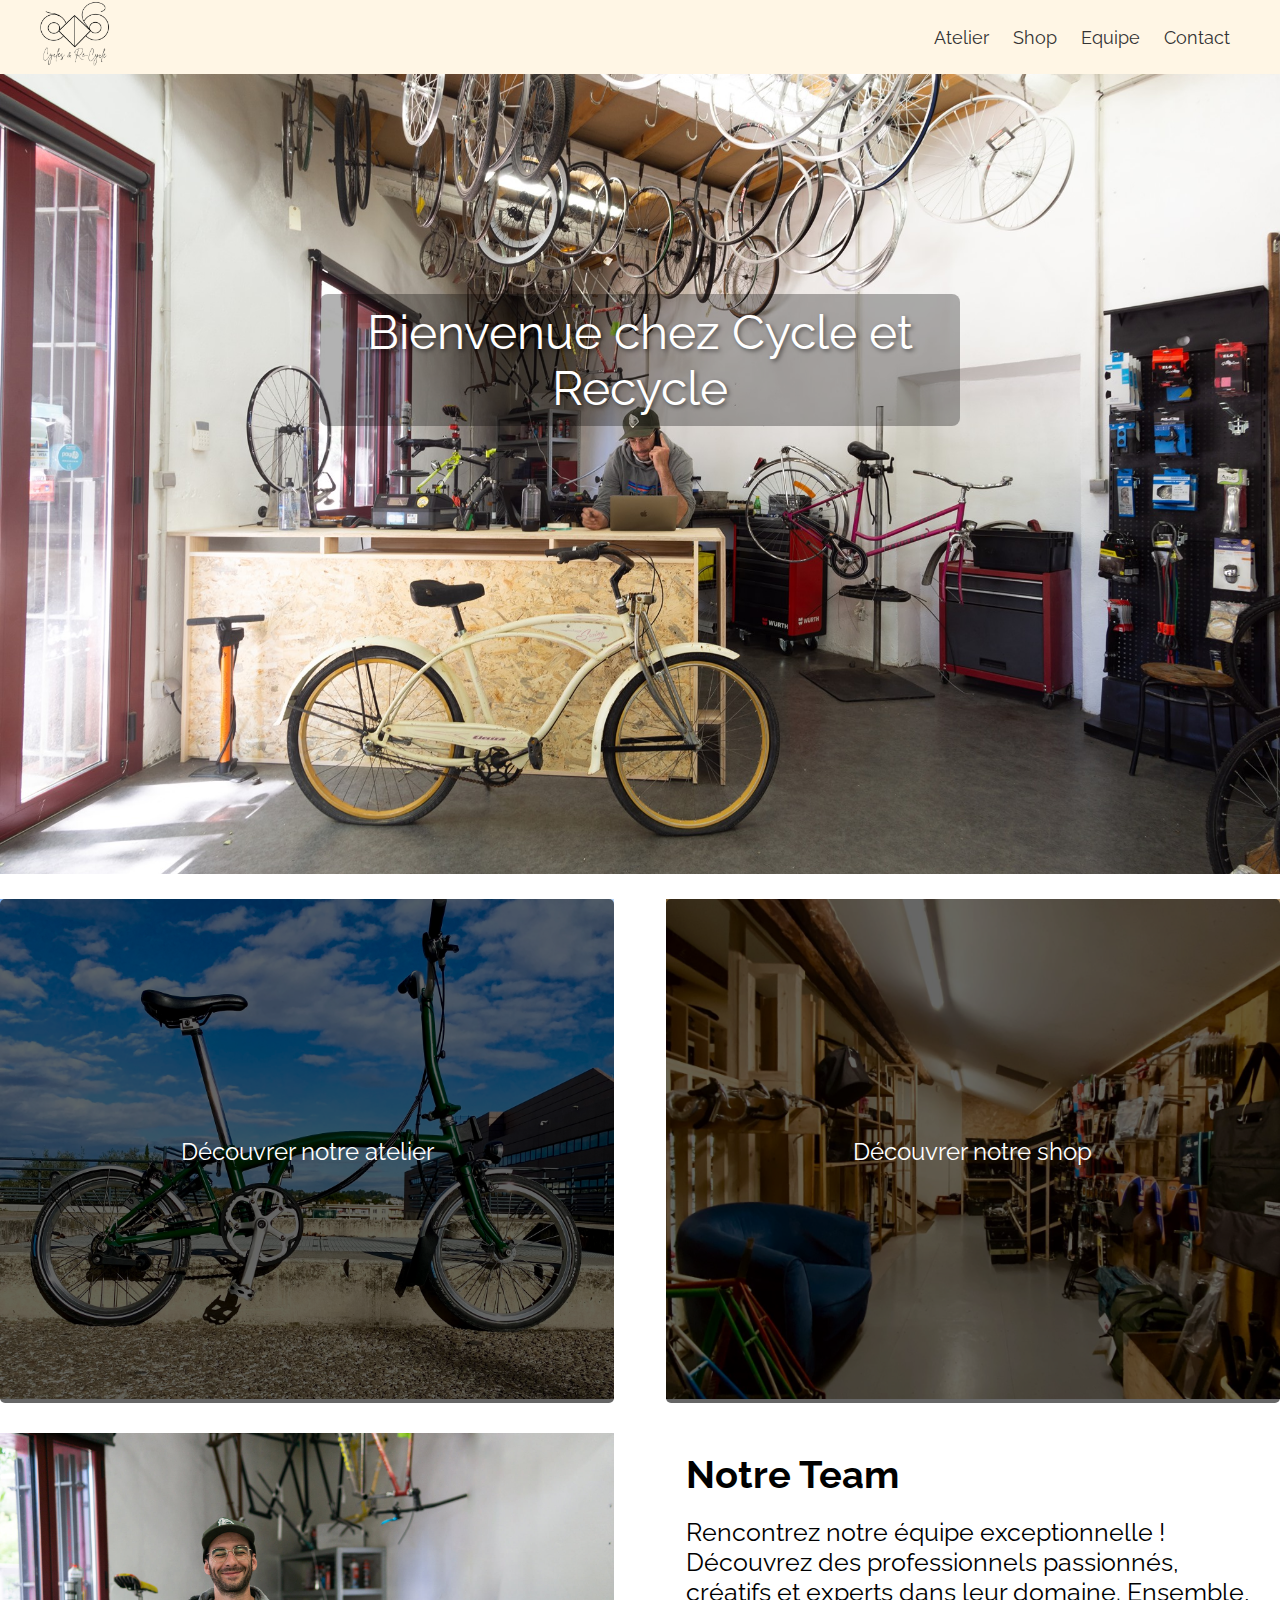
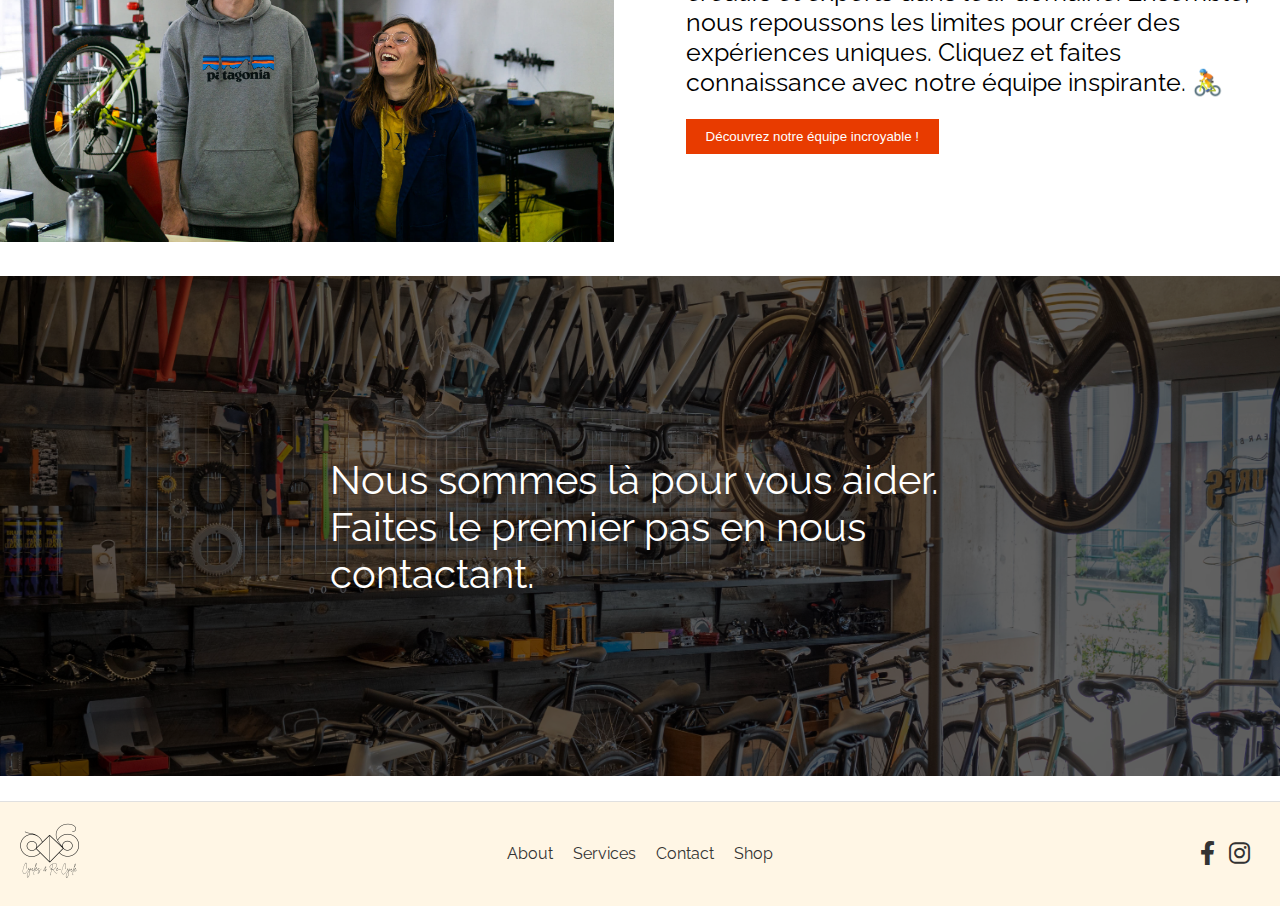
<file: Cycle et Recycle/index.html>
<!DOCTYPE html>
<html lang="en">

<head>
    <meta charset="UTF-8">
    <meta http-equiv="X-UA-Compatible" content="IE=edge">
    <meta name="viewport" content="width=device-width, initial-scale=1.0">
    <link rel="stylesheet" href="assets/css/styles.css">
    <link rel="stylesheet" href="https://fonts.googleapis.com/css2?family=Raleway:wght@400;700&display=swap">
    <link href="https://unpkg.com/aos@next/dist/aos.css" rel="stylesheet">
    <script src="https://unpkg.com/aos@next/dist/aos.js"></script>
    <link rel="stylesheet" href="https://cdnjs.cloudflare.com/ajax/libs/font-awesome/6.0.0-beta3/css/all.min.css">
    <title>Cycles & Re-Cycle</title>
</head>

<body>
    <nav class="navbar">
            <a href="/" class="logo"><img src="assets/images/logo.jpg" alt="Logo de Cycle et Recycle"></a>
            <div class="menu" id="menu">
                <a href="/atelier.html">Atelier</a>
                <a href="/atelier.html">Shop</a>
                <a href="/equipe.html">Equipe</a>
                <a href="/contact.html">Contact</a>
            </div>
            <div class="menu-toggle" id="mobile-menu">
                <span class="bar"></span>
                <span class="bar"></span>
                <span class="bar"></span>
        </div>
    </nav>
    <div class="header-image">
        <div class="welcome-text">Bienvenue chez Cycle et Recycle</div>
    </div>
    <section class="image-grid">
        <div class="image-item">
            <a href="/atelier.html">
            <img src="assets/images/Velo.jpg" alt="Description de l'image 1">
            <div class="image-text">Découvrer notre atelier</div>
            </a>
        </div>
        <div class="image-item">
            <a href="/shop.html">
            <img src="assets/images/shop.jpg" alt="Description de l'image 2">
            <div class="image-text">Découvrer notre shop</div>
            </a>
        </div>
    </section>
    <section class="content-section">
        <div class="content-wrapper">
            <div class="image-container">
                <img src="assets/images/equipe.jpg" alt="Description de l'image">
            </div>
            <div class="text-container">
                <h2>Notre Team</h2>
                <p>Rencontrez notre équipe exceptionnelle ! Découvrez des professionnels passionnés, créatifs et experts dans leur domaine. Ensemble, nous repoussons les limites pour créer des expériences uniques. Cliquez et faites connaissance avec notre équipe inspirante. 🚴</p>
                <button class="cta-button">Découvrez notre équipe incroyable !</button>
            </div>
        </div>
        <div class="large-image-section">
            <a href="/contact.html">
            <img src="assets/images/concept-magasin-velos-velos.jpg" alt="Description de la grande image" class="large-image">
            <div class="large-image-overlay"></div>
            </a>
            <div class="large-image-text">Nous sommes là pour vous aider. Faites le premier pas en nous contactant.</div>
        </div>
    </section>
    <footer>
        <div class="footer-content">
            <div class="footer-logo">
                <a href="#"><img src="assets/images/logo.jpg" alt="Logo"></a>
            </div>
            <div class="footer-links">
                <a href="/contact.html">About</a>
                <a href="#services">Services</a>
                <a href="/contact.html">Contact</a>
                <a href="#shop">Shop</a>
            </div>
            <div class="social-media">
                <a href="https://www.facebook.com/your-facebook-page" target="_blank">
                    <i class="fab fa-facebook-f"></i>
                </a>
                <a href="https://www.instagram.com/your-instagram-profile" target="_blank">
                    <i class="fab fa-instagram"></i>
                </a>
            </div>
        </div>
    </footer>
    
    <script>
        AOS.init();
    </script>
    <script src="assets/js/script.js"></script>
</body>

</html>
</file>
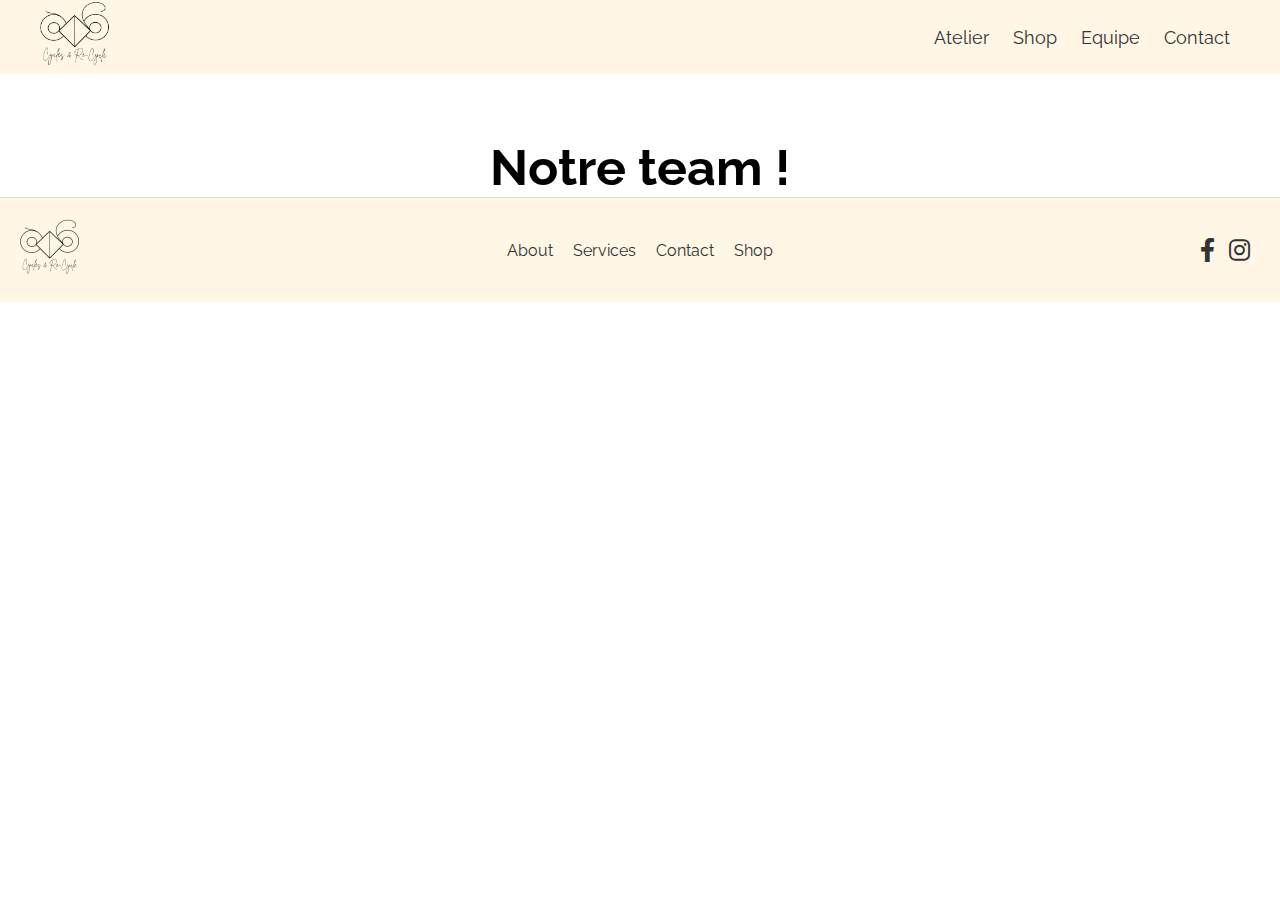
<file: Cycle et Recycle/equipe.html>
<!DOCTYPE html>
<html lang="fr">

<head>
    <meta charset="UTF-8">
    <meta http-equiv="X-UA-Compatible" content="IE=edge">
    <meta name="viewport" content="width=device-width, initial-scale=1.0">
    <link rel="stylesheet" href="assets/css/styles.css">
    <link rel="stylesheet" href="https://fonts.googleapis.com/css2?family=Raleway:wght@400;700&display=swap">
    <link href="https://unpkg.com/aos@next/dist/aos.css" rel="stylesheet">
    <script src="https://unpkg.com/aos@next/dist/aos.js"></script>
    <link rel="stylesheet" href="https://cdnjs.cloudflare.com/ajax/libs/font-awesome/6.0.0-beta3/css/all.min.css">
    <title>Équipe</title>
</head>

<body>
    <div class="page-container">
        <div class="content-wrap">
        <nav class="navbar">
            <a href="/" class="logo"><img src="assets/images/logo.jpg" alt="Logo de Cycle et Recycle"></a>
            <div class="menu" id="menu">
                <a href="/atelier.html">Atelier</a>
                <a href="/shop.html">Shop</a>
                <a href="/equipe.html">Equipe</a>
                <a href="/contact.html">Contact</a>
            </div>
            <div class="menu-toggle" id="mobile-menu">
                <span class="bar"></span>
                <span class="bar"></span>
                <span class="bar"></span>
            </div>
        </nav>
        <h1 class="team-title">Notre team !</h1>
      
    <footer>
        <div class="footer-content">
            <div class="footer-logo">
                <a href="#"><img src="assets/images/logo.jpg" alt="Logo"></a>
            </div>
            <div class="footer-links">
                <a href="/contact.html">About</a>
                <a href="#services">Services</a>
                <a href="/contact.html">Contact</a>
                <a href="#shop">Shop</a>
            </div>
            <div class="social-media">
                <a href="https://www.facebook.com/your-facebook-page" target="_blank">
                    <i class="fab fa-facebook-f"></i>
                </a>
                <a href="https://www.instagram.com/your-instagram-profile" target="_blank">
                    <i class="fab fa-instagram"></i>
                </a>
            </div>
        </div>
    </footer>
    <script src="assets/js/script.js"></script>
</body>

</html>
</file>
<file: Cycle et Recycle/assets/css/styles.css>
/* Reset CSS */
* {
    margin: 0;
    padding: 0;
    box-sizing: border-box;
}

/* Global Styles */
body, html {
    font-family: 'Raleway', sans-serif;
    height: 94.4%;
    margin: 0;

}

/* Navbar */
.navbar {
    display: flex;
    justify-content: space-between;
    align-items: center;
    background-color: #FFF6E5;
    padding: 0px 40px;
    top: 0;
    z-index: 1000;
}

.navbar .logo img {
    max-height: 70px;
    width: auto;
}

.navbar .menu a {
    text-decoration: none;
    margin: 0 10px;
    color: #333;
    font-size: 18px;
}

.navbar .menu a:hover {
    border-bottom: 2px solid #333;
}

.menu-toggle {
    display: none;
    flex-direction: column;
    height: 24px;
    justify-content: space-between;
    position: relative;
    right: 40px;
    width: 30px;
}

.bar {
    background-color: #333;
    border-radius: 2px;
    height: 3px;
    width: 30px;
}

/* Header */
.header-image {
    background-image: url('../images/banner.jpg');
    background-size: cover;
    background-position: center;
    height: 800px;
    width: 100%;
}

@keyframes fadeIn {
    from {
        opacity: 0;
    }
    to {
        opacity: 1;
    }
}

.welcome-text {
    position: absolute;
    top: 40%;
    left: 50%;
    transform: translate(-50%, -50%);
    font-size: 3em;
    color: white;
    text-align: center;
    text-shadow: 2px 2px 4px rgba(0, 0, 0, 0.5);
    background-color: rgba(0, 0, 0, 0.3);
    padding: 10px;
    border-radius: 8px;
    animation: fadeIn 1s ease-in;
}

/* Styles pour la section */
.image-grid {
    display: flex;
    justify-content: space-between;
    margin: 0 auto;
    max-width: 1400px;
    padding: 25px 0;
}

.image-item {
    position: relative;
    flex-basis: 48%; 
    overflow: hidden; 
}

.image-item img {
    width: 100%;
    max-height: 500px; 
    object-fit: cover; 
    transition: transform 0.3s ease-in-out; 
}

.image-item:hover img {
    transform: scale(1.1); 
}


.content-section {
    max-width: 1400px;
    margin: 0 auto;
    padding: 5px 0; 
    margin-bottom: 1.5%;
}


.content-wrapper {
    display: flex;
    justify-content: space-between;
    margin-bottom: 30px;
}

.image-container {
    flex: 1;
    max-width: 48%;
    position: relative;
}

.image-container img {
    width: 100%;
    object-fit: cover;
}

.text-container {
    flex: 1;
    max-width: 48%;
    padding: 20px;
    font-size: 25px;
}

.text-container h2 {
    margin-bottom: 20px;
}

.text-container p {
    margin-bottom: 20px;
}

.cta-button {
    padding: 10px 20px;
    background-color: #E83B00;
    color: white;
    border: none;
    cursor: pointer;
}

.cta-button:hover{
    transform: scale(1.1);
}

.large-image-section {
    position: relative;
    overflow: hidden;
    height: auto;
}

.large-image {
    display: block;
    width: 100%;
    height: 500px; 
    object-fit: cover;
    transition: transform 0.3s ease-in-out;
    box-shadow: 0 4px 8px 0 rgba(0, 0, 0, 0.2);
}

.large-image-overlay {
    position: absolute;
    top: 0;
    left: 0;
    width: 100%;
    height: 100%;
    background-color: rgba(0, 0, 0, 0.6);
    opacity: 1;
}


.large-image-section:hover .large-image {
    transform: scale(1.1);
}

.large-image-text {
    position: absolute;
    top: 50%;
    left: 50%;
    transform: translate(-50%, -50%);
    color: white;
    padding: 10px;
    border-radius: 5px;
    font-size: 40px;
    z-index: 1;
}

.overlay-text {
    position: absolute;
    top: 50%;
    left: 50%;
    transform: translate(-50%, -50%);
    color: white;
    font-size: 24px;
}



.image-item .image-text{
    position: absolute;
    top: 0;
    left: 0;
    width: 100%;
    height: 100%;
    display: flex;
    justify-content: center;
    align-items: center;
    font-size: 24px;
    color: white;
    background-color: rgba(0, 0, 0, 0.6);
    padding: 10px;
    border-radius: 5px;
}

/* Styles pour le footer */
footer {
    background-color: #FFF6E5;
    padding: 20px 0;
    border-top: 1px solid #E0E0E0;
}

.footer-content {
    display: flex;
    justify-content: space-between;
    align-items: center;
    max-width: 1300px;
    margin: 0 auto;
    padding: 0 20px;
}

.footer-logo img {
    height: 60px;
}

.footer-links {
    display: flex;
    gap: 20px;
}

.footer-links a {
    color: #333;
    text-decoration: none;
}

.footer-links a:hover {
    text-decoration: underline;
}

.social-media a {
    margin-right: 10px;
    color: #333;
    text-decoration: none;
}

.social-media a:visited {
    color: #333;
}

.social-media i {
    font-size: 1.5em;
}

.page-container {
    display: flex;
    flex-direction: column;
    min-height: 100%;
}

.content-wrap {
    flex: 1;
}

/* Contact */
.title-info{
    display: flex;
    justify-content: center;
    padding-bottom: 5%;
}
.horaires-text{
    display: flex;
    justify-content: center;
    margin-top: 5%;
    padding-bottom: 5%;
}

#map {
    height: 400px; 
    width: 1000px;
}
.map-container {
    width: 100%;
    height: 400px; 
    margin: 0 auto;

  }

.contact-title {
    text-align: center;
    font-size: 2.5em;
    margin: 40px 0;
}

.contact-container {
    display: flex;
    justify-content: space-between;
    margin: 40px auto;
    max-width: 1000px;
    padding: 20px;
}

.contact-form {
    flex: 1;
    margin-right: 20px;
}

.contact-form input, .contact-form textarea {
    width: 100%;
    padding: 12px;
    margin-bottom: 10px;
    border: 1px solid #ccc;
    border-radius: 4px;
}

.contact-form button {
    display: inline-block;
    background-color: #333;
    color: #fff;
    padding: 10px 20px;
    border: none;
    border-radius: 5px;
    cursor: pointer;
}

.shop-info {
    flex: 1;
    padding: 20px;
    background-color: #f4f4f4;
    border-radius: 4px;
}

.shop-info h2 {
    margin-bottom: 10px;
}

.shop-info p {
    margin-bottom: 5px;
}

/* equipe */
.team-title{
    display: flex;
    justify-content: center;
    margin-top: 5%;
    font-size: 50px;
}



/* Media Queries */
@media screen and (max-width: 768px) {
    .navbar .menu {
        display: none;
        flex-direction: column;
        position: absolute;
        top: 80px;
        left: 0;
        background-color: #FFF6E5;
        width: 100%;
        z-index: 1;
    }

    .navbar .menu.active {
        display: flex;
    }

    .navbar .menu a {
        margin: 10px;
        text-align: center;
    }

    .menu-toggle {
        display: flex;
    }
    
    .welcome-text {
        font-size: 2em;
        padding: 5px;
    }
    
    .image-grid {
        flex-direction: column;
        align-items: center;
    }

    .image-item {
        flex-basis: 100%;
        margin-bottom: 20px;
    }

    .content-wrapper {
        flex-direction: column;
        align-items: center;
    }

    .image-container, .text-container {
        max-width: 100%;
        margin-bottom: 20px;
    }
    
    .large-image-text {
        font-size: 24px;
    }
    .image-grid .image-item img {
        height: auto; 
        max-width: 400px; 
    }
    
}

@media screen and (max-width: 450px) {
    .footer-logo {
        display: none;
    }
}


/* Custom Scrollbar */
/* WebKit browsers */
::-webkit-scrollbar {
    width: 10px;
}

::-webkit-scrollbar-track {
    background: #f1f1f1;
}

::-webkit-scrollbar-thumb {
    background: #888;
}

::-webkit-scrollbar-thumb:hover {
    background: #555;
}

/* Firefox */
html {
    scrollbar-width: thin;
    scrollbar-color: #888 #f1f1f1;
}
</file>
